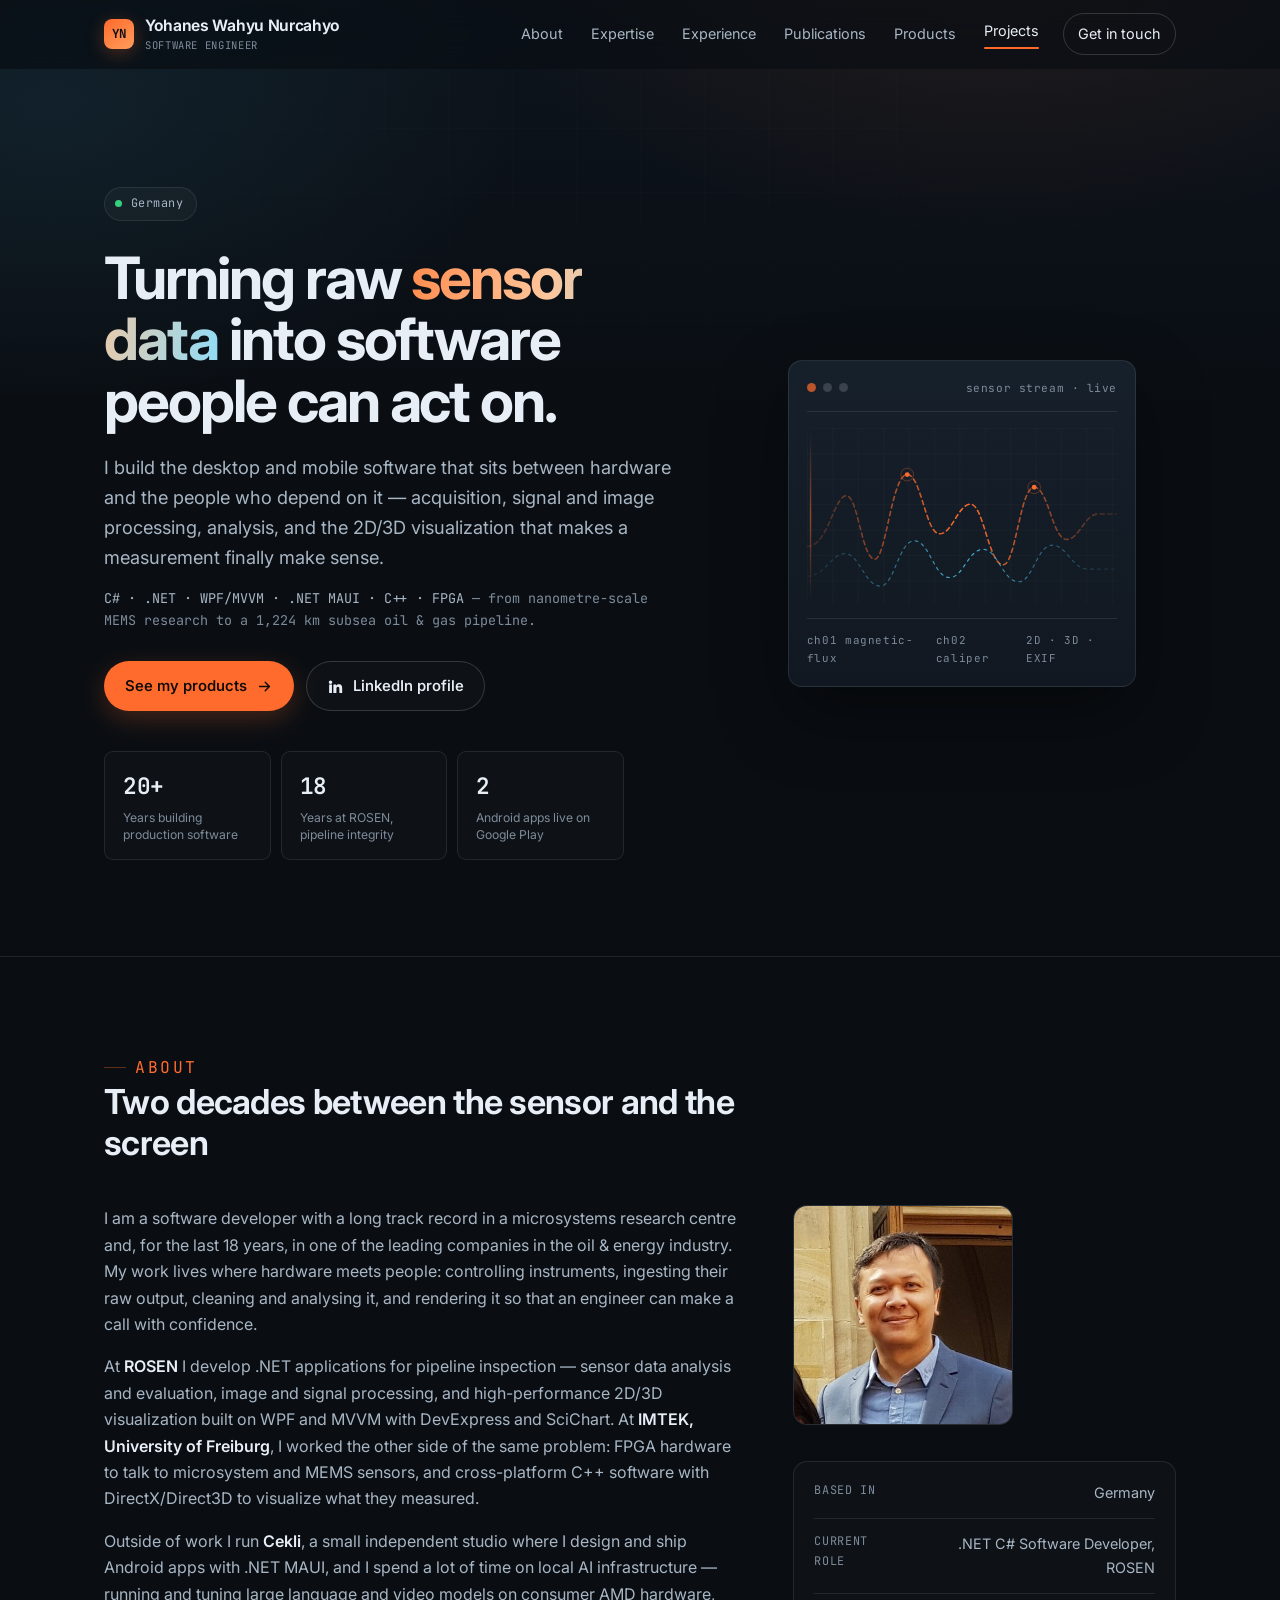
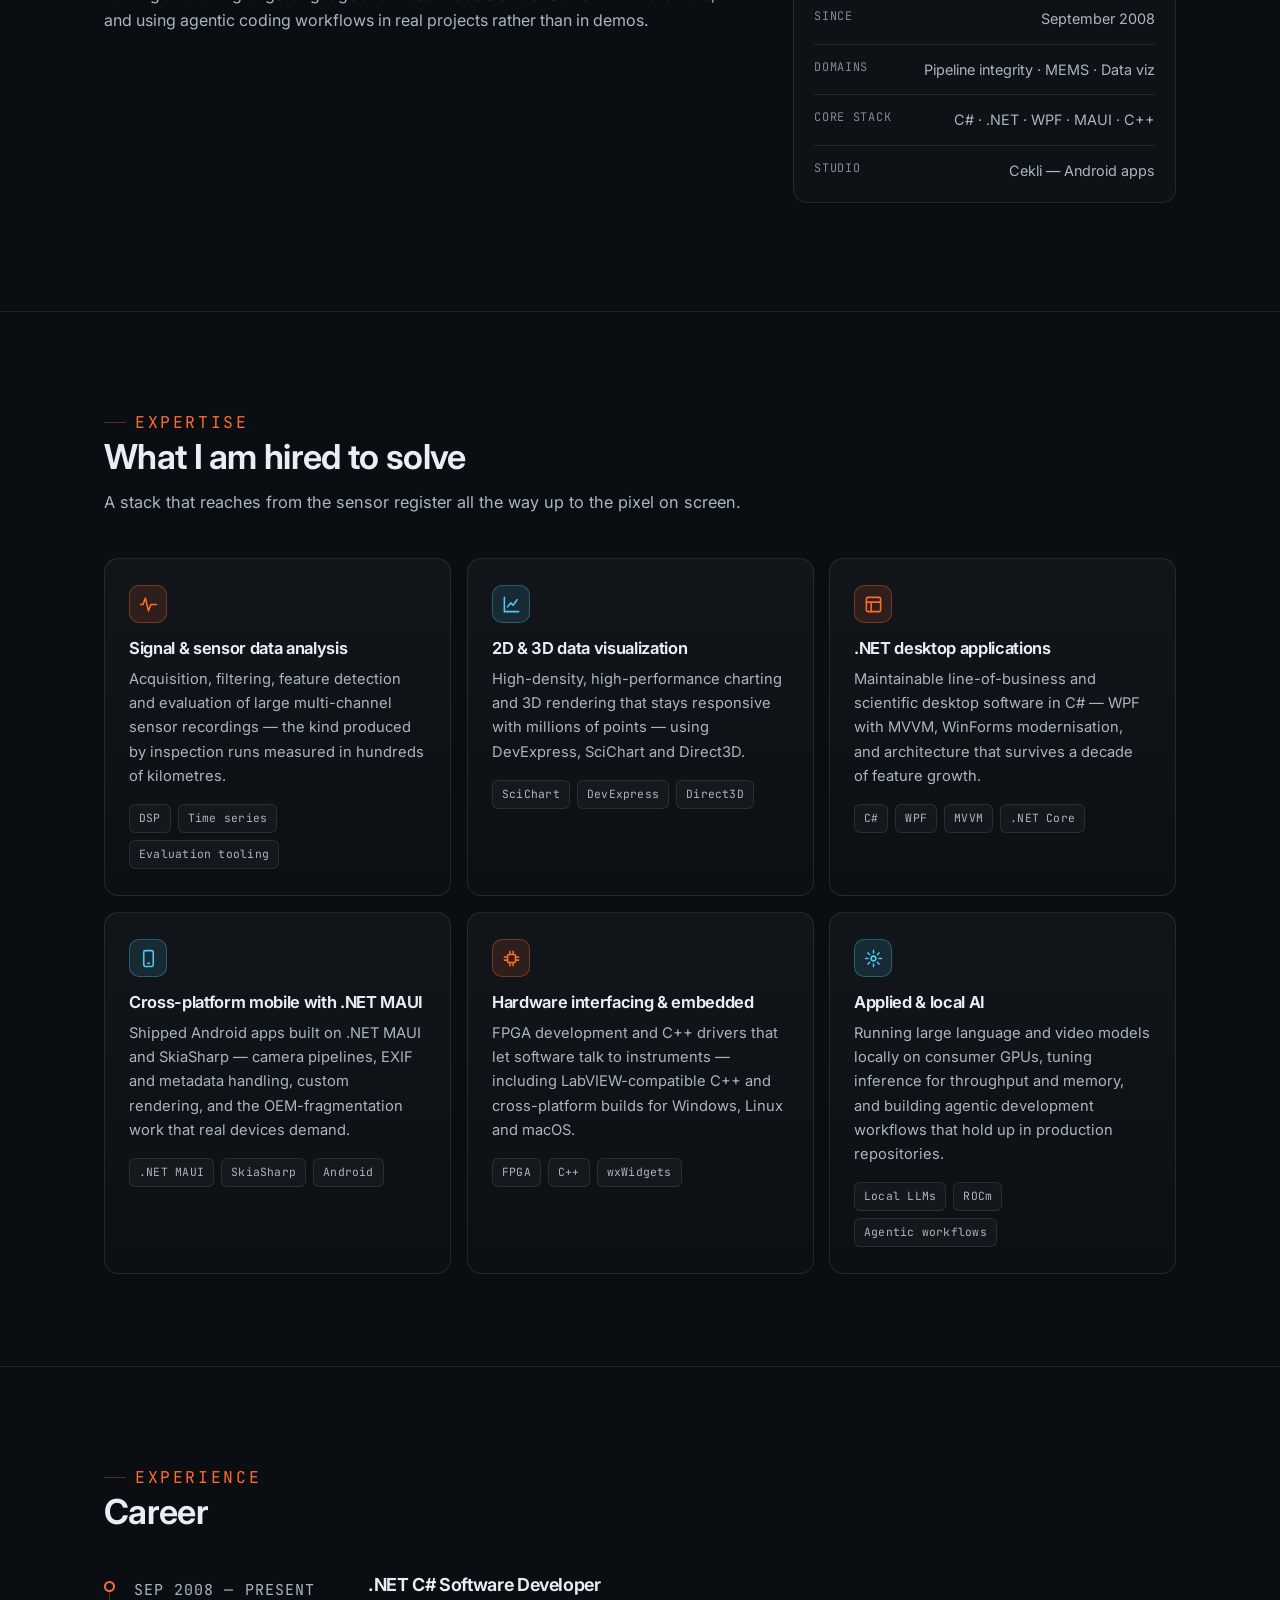
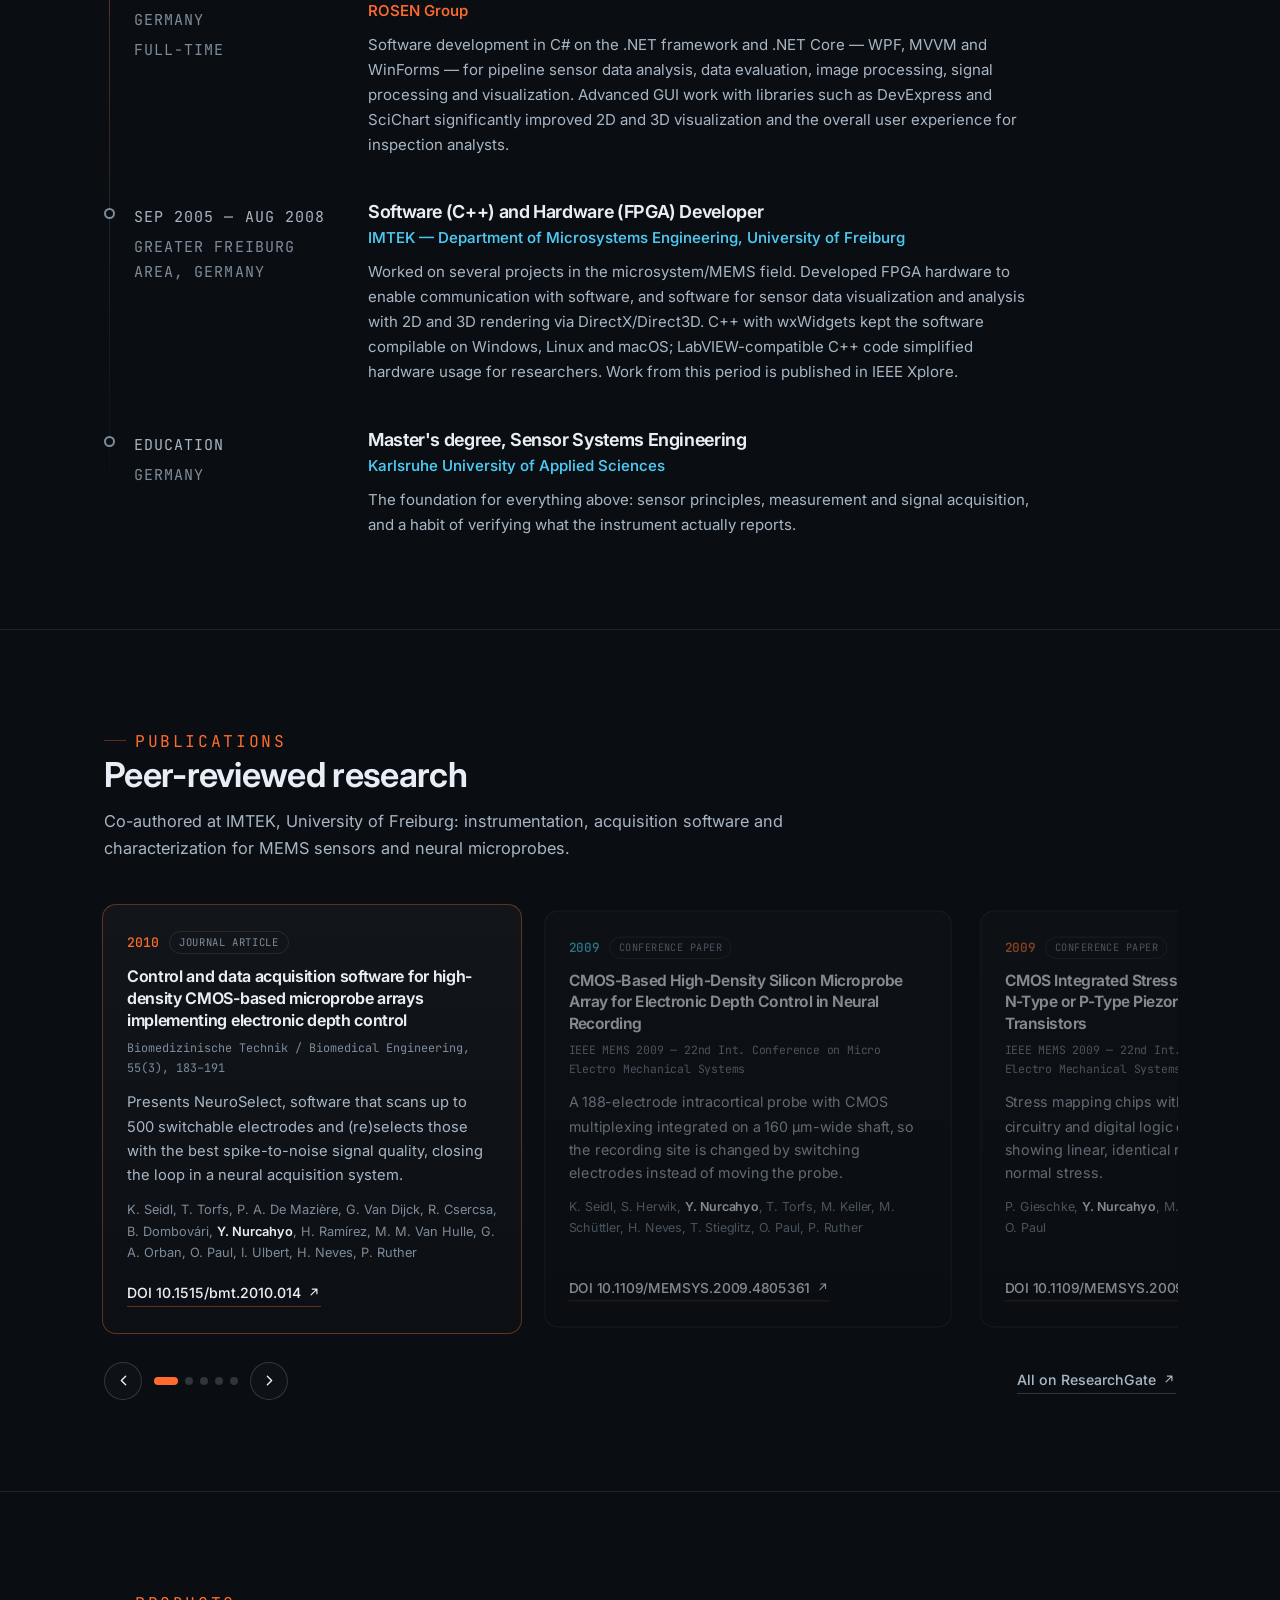
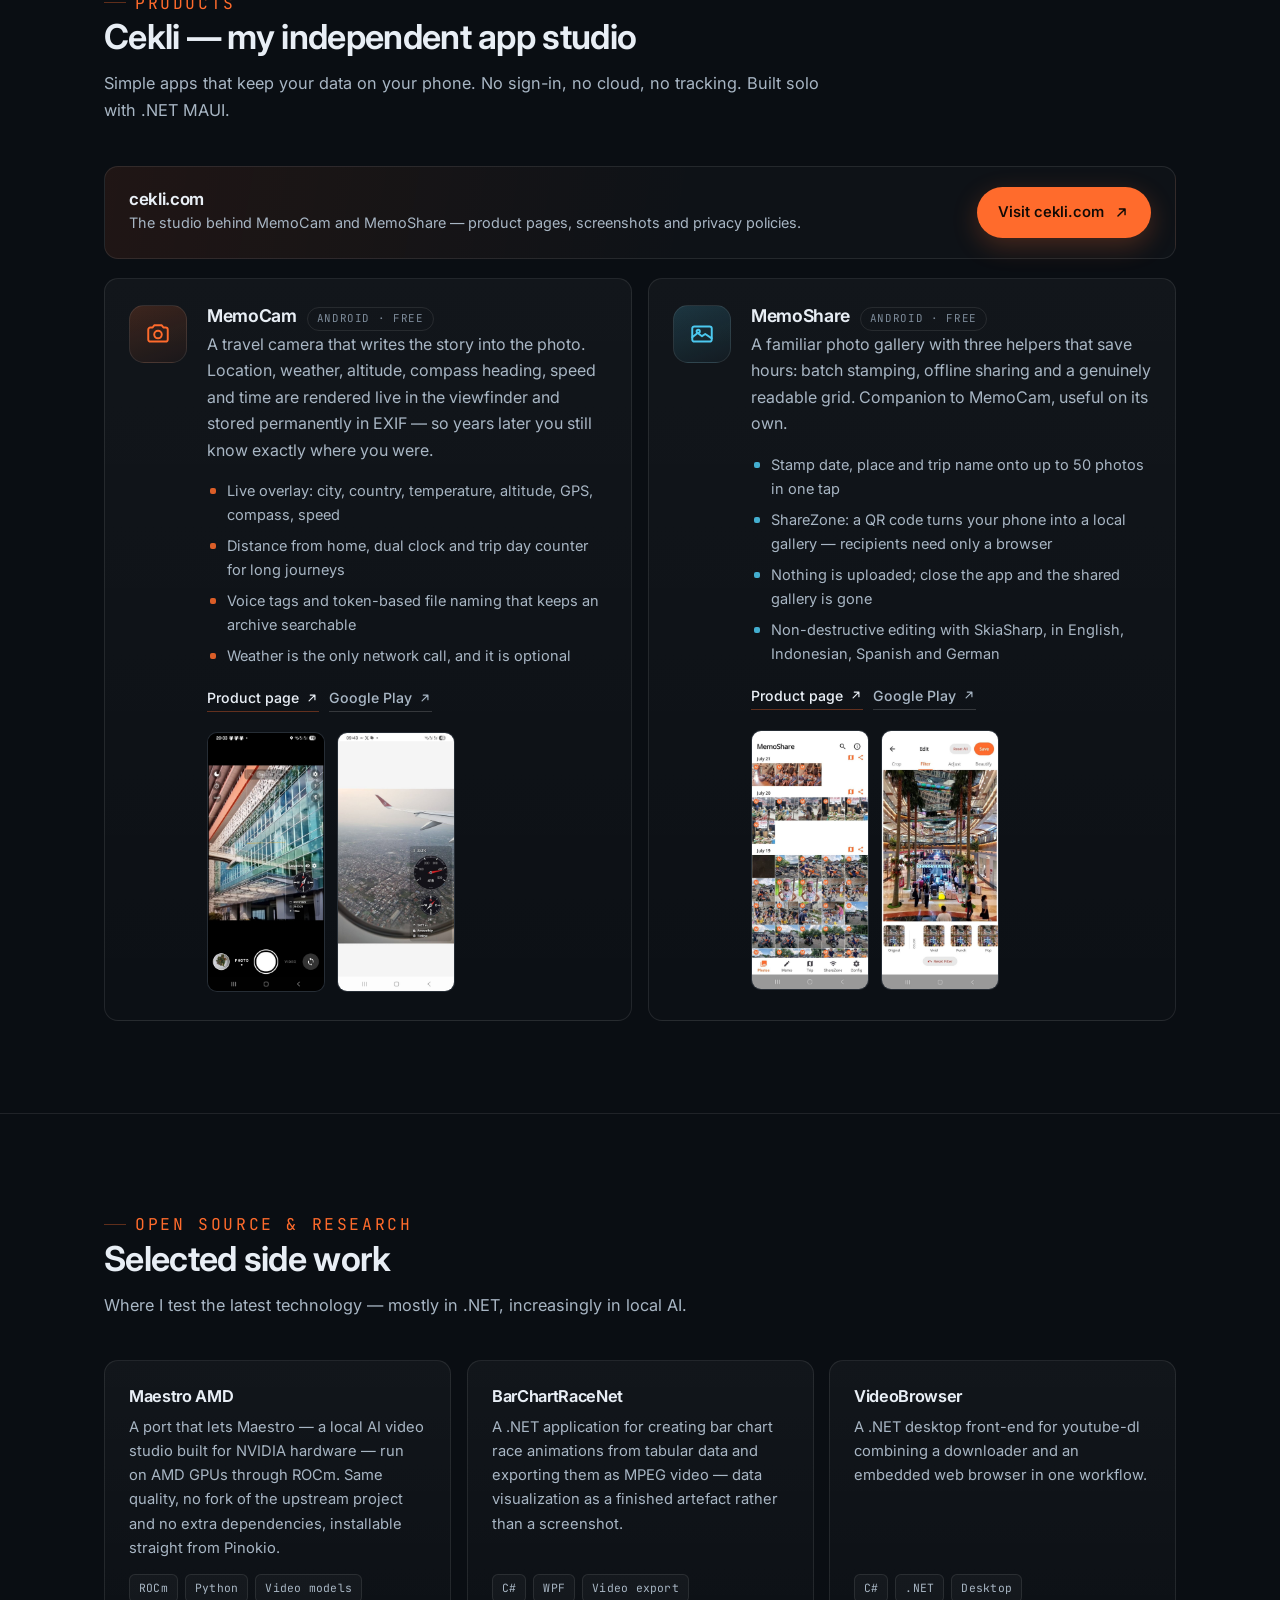
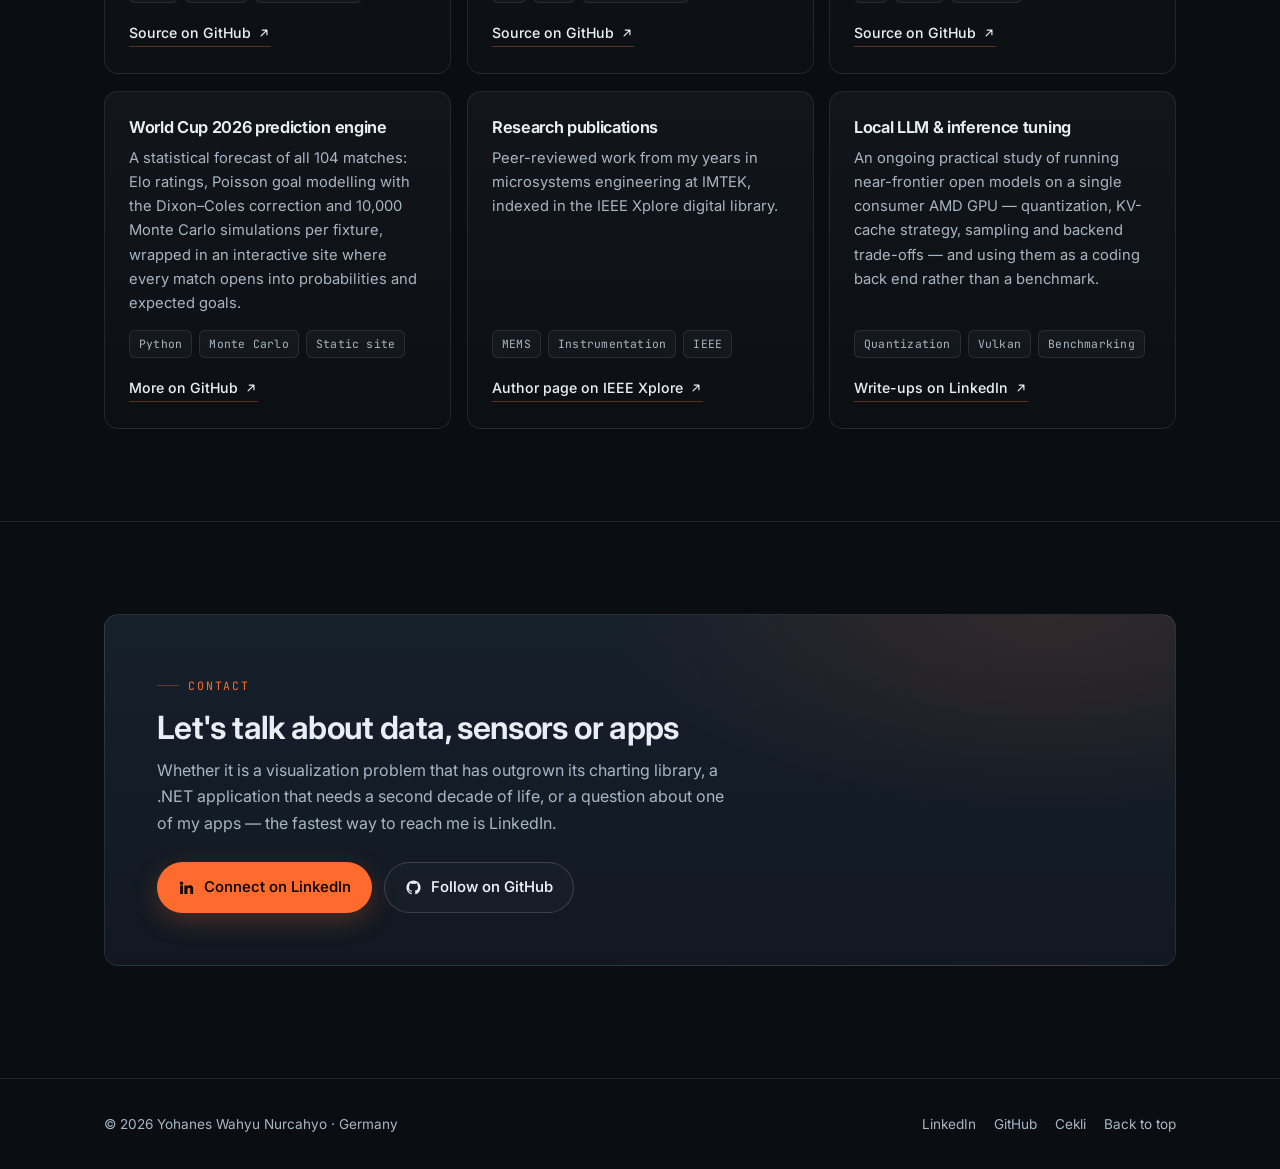
<file: docs/index.html>
<!DOCTYPE html>
<html lang="en">
<head>
<meta charset="utf-8">
<meta name="viewport" content="width=device-width, initial-scale=1">
<title>Yohanes Wahyu Nurcahyo — Software Engineer | Data Analytics &amp; Visualization</title>
<meta name="description" content="Yohanes Wahyu Nurcahyo is a software engineer in Germany, with 20+ years in sensor data analysis, signal and image processing, and 2D/3D data visualization with .NET and C#. Creator of the Cekli apps MemoCam and MemoShare.">
<meta name="author" content="Yohanes Wahyu Nurcahyo">
<meta name="theme-color" content="#0a0e13">
<link rel="canonical" href="https://yohanesnurcahyo.com/">

<meta property="og:type" content="website">
<meta property="og:site_name" content="Yohanes Wahyu Nurcahyo">
<meta property="og:title" content="Yohanes Wahyu Nurcahyo — Software Engineer">
<meta property="og:description" content="20+ years turning raw sensor data into software people can act on — from MEMS microsystems to 1,224 km subsea pipeline inspection.">
<meta property="og:url" content="https://yohanesnurcahyo.com/">
<meta name="twitter:card" content="summary_large_image">
<meta name="twitter:title" content="Yohanes Wahyu Nurcahyo — Software Engineer">
<meta name="twitter:description" content="20+ years turning raw sensor data into software people can act on.">

<link rel="icon" href="favicon.svg" type="image/svg+xml">
<link rel="apple-touch-icon" href="favicon.svg">

<link rel="preconnect" href="https://fonts.googleapis.com">
<link rel="preconnect" href="https://fonts.gstatic.com" crossorigin>
<link rel="stylesheet" href="https://fonts.googleapis.com/css2?family=Inter:wght@400;500;600;700&family=JetBrains+Mono:wght@400;500&display=swap">
<link rel="stylesheet" href="styles.css">

<script type="application/ld+json">
{
  "@context": "https://schema.org",
  "@type": "Person",
  "name": "Yohanes Wahyu Nurcahyo",
  "url": "https://yohanesnurcahyo.com/",
  "jobTitle": ".NET C# Software Developer",
  "description": "Software engineer specialising in sensor data analysis, signal and image processing, and 2D/3D data visualization.",
  "address": { "@type": "PostalAddress", "addressCountry": "DE" },
  "worksFor": { "@type": "Organization", "name": "ROSEN Group" },
  "alumniOf": [
    { "@type": "CollegeOrUniversity", "name": "Karlsruhe University of Applied Sciences" },
    { "@type": "Organization", "name": "IMTEK — Department of Microsystems Engineering, University of Freiburg" }
  ],
  "knowsAbout": ["C#", ".NET", "WPF", "MVVM", ".NET MAUI", "Signal Processing", "Digital Image Processing", "Data Visualization", "C++", "FPGA", "Local LLM inference"],
  "sameAs": [
    "https://www.linkedin.com/in/ynurcahyo/",
    "https://github.com/yoyokits",
    "https://www.cekli.com/",
    "https://ieeexplore.ieee.org/author/37831440200",
    "https://www.researchgate.net/profile/Yohanes-Nurcahyo"
  ]
}
</script>
</head>
<body>
<a class="skip-link" href="#main">Skip to content</a>

<header class="site-header" id="siteHeader">
  <div class="wrap">
    <a class="brand" href="#top" aria-label="Yohanes Wahyu Nurcahyo — home">
      <span class="brand-mark" aria-hidden="true">YN</span>
      <span class="brand-text">Yohanes Wahyu Nurcahyo<small>Software Engineer</small></span>
    </a>

    <button class="nav-toggle" id="navToggle" aria-expanded="false" aria-controls="primaryNav" aria-label="Toggle navigation">
      <span></span>
    </button>

    <nav class="nav" id="primaryNav" aria-label="Primary">
      <a href="#about">About</a>
      <a href="#expertise">Expertise</a>
      <a href="#experience">Experience</a>
      <a href="#publications">Publications</a>
      <a href="#products">Products</a>
      <a href="#projects">Projects</a>
      <a class="nav-cta" href="#contact">Get in touch</a>
    </nav>
  </div>
</header>

<main id="main">

  <!-- ===================== HERO ===================== -->
  <section class="hero" id="top">
    <div class="wrap hero-grid">
      <div>
        <p class="status"><span class="dot" aria-hidden="true"></span> Germany</p>

        <h1>Turning raw <span class="grad">sensor data</span> into software people can act on.</h1>

        <p class="hero-lede">
          I build the desktop and mobile software that sits between hardware and the people who
          depend on it — acquisition, signal and image processing, analysis, and the 2D/3D
          visualization that makes a measurement finally make sense.
        </p>

        <p class="hero-sub">
          <span>C# · .NET · WPF/MVVM · .NET MAUI · C++ · FPGA</span> — from nanometre-scale MEMS
          research to a 1,224 km subsea oil &amp; gas pipeline.
        </p>

        <div class="actions">
          <a class="btn btn-primary" href="#products">
            See my products
            <svg viewBox="0 0 24 24" fill="none" stroke="currentColor" stroke-width="2" stroke-linecap="round" stroke-linejoin="round" aria-hidden="true"><path d="M5 12h14M13 6l6 6-6 6"/></svg>
          </a>
          <a class="btn btn-ghost" href="https://www.linkedin.com/in/ynurcahyo/" target="_blank" rel="noopener">
            <svg viewBox="0 0 24 24" fill="currentColor" aria-hidden="true"><path d="M4.98 3.5a2.5 2.5 0 1 1 0 5 2.5 2.5 0 0 1 0-5zM3 9h4v12H3zM9 9h3.8v1.65h.05c.53-.95 1.83-1.95 3.77-1.95 4.03 0 4.78 2.5 4.78 5.75V21h-4v-5.6c0-1.34-.03-3.06-1.9-3.06-1.9 0-2.2 1.45-2.2 2.96V21H9z"/></svg>
            LinkedIn profile
          </a>
        </div>

        <div class="stats">
          <div class="stat"><b>20+</b><span>Years building production software</span></div>
          <div class="stat"><b>18</b><span>Years at ROSEN, pipeline integrity</span></div>
          <div class="stat"><b>2</b><span>Android apps live on Google Play</span></div>
        </div>
      </div>

      <figure class="hero-visual" aria-labelledby="visCaption">
        <div class="vis-bar" aria-hidden="true">
          <i></i><i></i><i></i>
          <em>sensor&nbsp;stream · live</em>
        </div>

        <svg class="scan" viewBox="0 0 440 250" role="img" aria-label="Stylised illustration of two sensor signal traces being scanned across a measurement grid">
          <defs>
            <linearGradient id="gTrace" x1="0" y1="0" x2="1" y2="0">
              <stop offset="0%" stop-color="#ff6b2c" stop-opacity="0.15"/>
              <stop offset="50%" stop-color="#ff6b2c"/>
              <stop offset="100%" stop-color="#ff6b2c" stop-opacity="0.15"/>
            </linearGradient>
            <linearGradient id="gTrace2" x1="0" y1="0" x2="1" y2="0">
              <stop offset="0%" stop-color="#4cc9f0" stop-opacity="0.1"/>
              <stop offset="50%" stop-color="#4cc9f0"/>
              <stop offset="100%" stop-color="#4cc9f0" stop-opacity="0.1"/>
            </linearGradient>
            <linearGradient id="gSweep" x1="0" y1="0" x2="0" y2="1">
              <stop offset="0%" stop-color="#ff6b2c" stop-opacity="0"/>
              <stop offset="50%" stop-color="#ff6b2c" stop-opacity="0.55"/>
              <stop offset="100%" stop-color="#ff6b2c" stop-opacity="0"/>
            </linearGradient>
            <pattern id="pGrid" width="36" height="36" patternUnits="userSpaceOnUse">
              <path d="M36 0H0v36" fill="none" stroke="rgba(255,255,255,0.06)" stroke-width="1"/>
            </pattern>
          </defs>

          <rect x="0" y="0" width="440" height="250" fill="url(#pGrid)" rx="8"/>

          <path class="trace-1" d="M0 168 C 30 168, 38 96, 56 96 C 72 96, 78 186, 96 186 C 112 186, 120 66, 142 66 C 162 66, 168 150, 188 150 C 206 150, 214 108, 232 108 C 250 108, 258 194, 278 194 C 296 194, 302 84, 322 84 C 342 84, 348 158, 368 158 C 386 158, 394 122, 412 122 L 440 122"
                fill="none" stroke="url(#gTrace)" stroke-width="2.2" stroke-linecap="round" stroke-dasharray="6 5"/>

          <path class="trace-2" d="M0 210 C 26 210, 34 178, 54 178 C 74 178, 82 224, 104 224 C 124 224, 130 160, 152 160 C 174 160, 180 212, 202 212 C 222 212, 228 172, 250 172 C 270 172, 278 218, 300 218 C 320 218, 326 166, 348 166 C 368 166, 376 200, 398 200 L 440 200"
                fill="none" stroke="url(#gTrace2)" stroke-width="1.6" stroke-linecap="round" stroke-dasharray="4 6" opacity="0.85"/>

          <g fill="#ff6b2c">
            <circle cx="142" cy="66" r="3.4"/><circle cx="322" cy="84" r="3.4"/>
          </g>
          <g fill="none" stroke="rgba(255,107,44,0.45)" stroke-width="1">
            <circle cx="142" cy="66" r="9"/><circle cx="322" cy="84" r="9"/>
          </g>

          <rect class="sweep" x="4" y="6" width="2" height="238" fill="url(#gSweep)"/>
        </svg>

        <figcaption id="visCaption">
          <span>ch01 magnetic-flux</span><span>ch02 caliper</span><span>2D · 3D · EXIF</span>
        </figcaption>
      </figure>
    </div>
  </section>

  <!-- ===================== ABOUT ===================== -->
  <section class="section" id="about">
    <div class="wrap">
      <div class="section-head">
        <p class="eyebrow">About</p>
        <h2>Two decades between the sensor and the screen</h2>
      </div>

      <div class="about-grid">
        <div class="about-body">
          <p>
            I am a software developer with a long track record in a microsystems research centre and,
            for the last 18 years, in one of the leading companies in the oil &amp; energy industry.
            My work lives where hardware meets people: controlling instruments, ingesting their raw
            output, cleaning and analysing it, and rendering it so that an engineer can make a call
            with confidence.
          </p>
          <p>
            At <strong>ROSEN</strong> I develop .NET applications for pipeline inspection — sensor data
            analysis and evaluation, image and signal processing, and high-performance 2D/3D
            visualization built on WPF and MVVM with DevExpress and SciChart. At
            <strong>IMTEK, University of Freiburg</strong>, I worked the other side of the same problem:
            FPGA hardware to talk to microsystem and MEMS sensors, and cross-platform C++ software with
            DirectX/Direct3D to visualize what they measured.
          </p>
          <p>
            Outside of work I run <strong>Cekli</strong>, a small independent studio where I design and
            ship Android apps with .NET MAUI, and I spend a lot of time on local AI infrastructure —
            running and tuning large language and video models on consumer AMD hardware, and using
            agentic coding workflows in real projects rather than in demos.
          </p>
        </div>

        <div class="about-side">
          <figure class="portrait">
            <img src="assets/img/portrait.jpg" alt="Portrait of Yohanes Wahyu Nurcahyo" width="400" height="400" loading="lazy">
          </figure>

          <dl class="facts">
          <div><dt>Based in</dt><dd>Germany</dd></div>
          <div><dt>Current role</dt><dd>.NET C# Software Developer, ROSEN</dd></div>
          <div><dt>Since</dt><dd>September 2008</dd></div>
          <div><dt>Domains</dt><dd>Pipeline integrity · MEMS · Data viz</dd></div>
          <div><dt>Core stack</dt><dd>C# · .NET · WPF · MAUI · C++</dd></div>
          <div><dt>Studio</dt><dd>Cekli — Android apps</dd></div>
          </dl>
        </div>
      </div>
    </div>
  </section>

  <!-- ===================== EXPERTISE ===================== -->
  <section class="section" id="expertise">
    <div class="wrap">
      <div class="section-head">
        <p class="eyebrow">Expertise</p>
        <h2>What I am hired to solve</h2>
        <p>A stack that reaches from the sensor register all the way up to the pixel on screen.</p>
      </div>

      <div class="cards">
        <article class="card reveal">
          <div class="card-icon" aria-hidden="true"><svg viewBox="0 0 24 24" fill="none" stroke="currentColor" stroke-width="2" stroke-linecap="round" stroke-linejoin="round"><path d="M2 12h3l3-8 4 16 3-8h7"/></svg></div>
          <h3>Signal &amp; sensor data analysis</h3>
          <p>Acquisition, filtering, feature detection and evaluation of large multi-channel sensor recordings — the kind produced by inspection runs measured in hundreds of kilometres.</p>
          <div class="tags"><span class="tag">DSP</span><span class="tag">Time series</span><span class="tag">Evaluation tooling</span></div>
        </article>

        <article class="card alt reveal">
          <div class="card-icon" aria-hidden="true"><svg viewBox="0 0 24 24" fill="none" stroke="currentColor" stroke-width="2" stroke-linecap="round" stroke-linejoin="round"><path d="M3 3v18h18"/><path d="M7 15l4-5 3 3 5-7"/></svg></div>
          <h3>2D &amp; 3D data visualization</h3>
          <p>High-density, high-performance charting and 3D rendering that stays responsive with millions of points — using DevExpress, SciChart and Direct3D.</p>
          <div class="tags"><span class="tag">SciChart</span><span class="tag">DevExpress</span><span class="tag">Direct3D</span></div>
        </article>

        <article class="card reveal">
          <div class="card-icon" aria-hidden="true"><svg viewBox="0 0 24 24" fill="none" stroke="currentColor" stroke-width="2" stroke-linecap="round" stroke-linejoin="round"><rect x="3" y="3" width="18" height="18" rx="2"/><path d="M3 9h18M9 21V9"/></svg></div>
          <h3>.NET desktop applications</h3>
          <p>Maintainable line-of-business and scientific desktop software in C# — WPF with MVVM, WinForms modernisation, and architecture that survives a decade of feature growth.</p>
          <div class="tags"><span class="tag">C#</span><span class="tag">WPF</span><span class="tag">MVVM</span><span class="tag">.NET Core</span></div>
        </article>

        <article class="card alt reveal">
          <div class="card-icon" aria-hidden="true"><svg viewBox="0 0 24 24" fill="none" stroke="currentColor" stroke-width="2" stroke-linecap="round" stroke-linejoin="round"><rect x="6" y="2" width="12" height="20" rx="2"/><path d="M11 18h2"/></svg></div>
          <h3>Cross-platform mobile with .NET MAUI</h3>
          <p>Shipped Android apps built on .NET MAUI and SkiaSharp — camera pipelines, EXIF and metadata handling, custom rendering, and the OEM-fragmentation work that real devices demand.</p>
          <div class="tags"><span class="tag">.NET MAUI</span><span class="tag">SkiaSharp</span><span class="tag">Android</span></div>
        </article>

        <article class="card reveal">
          <div class="card-icon" aria-hidden="true"><svg viewBox="0 0 24 24" fill="none" stroke="currentColor" stroke-width="2" stroke-linecap="round" stroke-linejoin="round"><rect x="7" y="7" width="10" height="10" rx="1.5"/><path d="M10 3v4M14 3v4M10 17v4M14 17v4M3 10h4M3 14h4M17 10h4M17 14h4"/></svg></div>
          <h3>Hardware interfacing &amp; embedded</h3>
          <p>FPGA development and C++ drivers that let software talk to instruments — including LabVIEW-compatible C++ and cross-platform builds for Windows, Linux and macOS.</p>
          <div class="tags"><span class="tag">FPGA</span><span class="tag">C++</span><span class="tag">wxWidgets</span></div>
        </article>

        <article class="card alt reveal">
          <div class="card-icon" aria-hidden="true"><svg viewBox="0 0 24 24" fill="none" stroke="currentColor" stroke-width="2" stroke-linecap="round" stroke-linejoin="round"><circle cx="12" cy="12" r="3"/><path d="M12 2v3M12 19v3M2 12h3M19 12h3M5 5l2 2M17 17l2 2M19 5l-2 2M7 17l-2 2"/></svg></div>
          <h3>Applied &amp; local AI</h3>
          <p>Running large language and video models locally on consumer GPUs, tuning inference for throughput and memory, and building agentic development workflows that hold up in production repositories.</p>
          <div class="tags"><span class="tag">Local LLMs</span><span class="tag">ROCm</span><span class="tag">Agentic workflows</span></div>
        </article>
      </div>
    </div>
  </section>

  <!-- ===================== EXPERIENCE ===================== -->
  <section class="section" id="experience">
    <div class="wrap">
      <div class="section-head">
        <p class="eyebrow">Experience</p>
        <h2>Career</h2>
      </div>

      <div class="timeline">
        <article class="tl-item reveal">
          <p class="tl-meta"><span>Sep 2008 — Present</span><span>Germany</span><span>Full-time</span></p>
          <div class="tl-body">
            <h3>.NET C# Software Developer</h3>
            <p class="tl-org">ROSEN Group</p>
            <p>
              Software development in C# on the .NET framework and .NET Core — WPF, MVVM and WinForms —
              for pipeline sensor data analysis, data evaluation, image processing, signal processing and
              visualization. Advanced GUI work with libraries such as DevExpress and SciChart significantly
              improved 2D and 3D visualization and the overall user experience for inspection analysts.
            </p>
          </div>
        </article>

        <article class="tl-item past reveal">
          <p class="tl-meta"><span>Sep 2005 — Aug 2008</span><span>Greater Freiburg Area, Germany</span></p>
          <div class="tl-body">
            <h3>Software (C++) and Hardware (FPGA) Developer</h3>
            <p class="tl-org">IMTEK — Department of Microsystems Engineering, University of Freiburg</p>
            <p>
              Worked on several projects in the microsystem/MEMS field. Developed FPGA hardware to enable
              communication with software, and software for sensor data visualization and analysis with 2D
              and 3D rendering via DirectX/Direct3D. C++ with wxWidgets kept the software compilable on
              Windows, Linux and macOS; LabVIEW-compatible C++ code simplified hardware usage for
              researchers. Work from this period is published in IEEE Xplore.
            </p>
          </div>
        </article>

        <article class="tl-item past reveal">
          <p class="tl-meta"><span>Education</span><span>Germany</span></p>
          <div class="tl-body">
            <h3>Master's degree, Sensor Systems Engineering</h3>
            <p class="tl-org">Karlsruhe University of Applied Sciences</p>
            <p>The foundation for everything above: sensor principles, measurement and signal acquisition, and a habit of verifying what the instrument actually reports.</p>
          </div>
        </article>
      </div>
    </div>
  </section>

  <!-- ===================== PUBLICATIONS ===================== -->
  <section class="section" id="publications">
    <div class="wrap">
      <div class="section-head">
        <p class="eyebrow">Publications</p>
        <h2>Peer-reviewed research</h2>
        <p>Co-authored at IMTEK, University of Freiburg: instrumentation, acquisition software and characterization for MEMS sensors and neural microprobes.</p>
      </div>

      <div class="pub-carousel reveal" data-carousel aria-roledescription="carousel" aria-label="Publications">
        <div class="pub-track" data-carousel-track tabindex="0">
          <article class="card pub">
            <p class="pub-meta"><span class="pub-year">2010</span><span class="pill">Journal article</span></p>
            <h3>Control and data acquisition software for high-density CMOS-based microprobe arrays implementing electronic depth control</h3>
            <p class="pub-venue">Biomedizinische Technik / Biomedical Engineering, 55(3), 183–191</p>
            <p>Presents NeuroSelect, software that scans up to 500 switchable electrodes and (re)selects those with the best spike-to-noise signal quality, closing the loop in a neural acquisition system.</p>
            <p class="pub-authors">K. Seidl, T. Torfs, P. A. De Mazière, G. Van Dijck, R. Csercsa, B. Dombovári, <b>Y. Nurcahyo</b>, H. Ramírez, M. M. Van Hulle, G. A. Orban, O. Paul, I. Ulbert, H. Neves, P. Ruther</p>
            <div class="proj-link"><a class="link-inline" href="https://doi.org/10.1515/bmt.2010.014" target="_blank" rel="noopener">DOI 10.1515/bmt.2010.014
              <svg viewBox="0 0 24 24" fill="none" stroke="currentColor" stroke-width="2" stroke-linecap="round" stroke-linejoin="round" aria-hidden="true"><path d="M7 17 17 7M9 7h8v8"/></svg></a></div>
          </article>

          <article class="card pub alt">
            <p class="pub-meta"><span class="pub-year">2009</span><span class="pill">Conference paper</span></p>
            <h3>CMOS-Based High-Density Silicon Microprobe Array for Electronic Depth Control in Neural Recording</h3>
            <p class="pub-venue">IEEE MEMS 2009 — 22nd Int. Conference on Micro Electro Mechanical Systems</p>
            <p>A 188-electrode intracortical probe with CMOS multiplexing integrated on a 160 µm-wide shaft, so the recording site is changed by switching electrodes instead of moving the probe.</p>
            <p class="pub-authors">K. Seidl, S. Herwik, <b>Y. Nurcahyo</b>, T. Torfs, M. Keller, M. Schüttler, H. Neves, T. Stieglitz, O. Paul, P. Ruther</p>
            <div class="proj-link"><a class="link-inline" href="https://doi.org/10.1109/MEMSYS.2009.4805361" target="_blank" rel="noopener">DOI 10.1109/MEMSYS.2009.4805361
              <svg viewBox="0 0 24 24" fill="none" stroke="currentColor" stroke-width="2" stroke-linecap="round" stroke-linejoin="round" aria-hidden="true"><path d="M7 17 17 7M9 7h8v8"/></svg></a></div>
          </article>

          <article class="card pub">
            <p class="pub-meta"><span class="pub-year">2009</span><span class="pill">Conference paper</span></p>
            <h3>CMOS Integrated Stress Mapping Chips with 32 N-Type or P-Type Piezoresistive Field Effect Transistors</h3>
            <p class="pub-venue">IEEE MEMS 2009 — 22nd Int. Conference on Micro Electro Mechanical Systems</p>
            <p>Stress mapping chips with 32 piezo-FETs, analog circuitry and digital logic on a 2.5 × 2 mm² die, all showing linear, identical responses to shear and normal stress.</p>
            <p class="pub-authors">P. Gieschke, <b>Y. Nurcahyo</b>, M. Herrmann, M. Kuhl, P. Ruther, O. Paul</p>
            <div class="proj-link"><a class="link-inline" href="https://doi.org/10.1109/MEMSYS.2009.4805496" target="_blank" rel="noopener">DOI 10.1109/MEMSYS.2009.4805496
              <svg viewBox="0 0 24 24" fill="none" stroke="currentColor" stroke-width="2" stroke-linecap="round" stroke-linejoin="round" aria-hidden="true"><path d="M7 17 17 7M9 7h8v8"/></svg></a></div>
          </article>

          <article class="card pub alt">
            <p class="pub-meta"><span class="pub-year">2008</span><span class="pill">Conference paper</span></p>
            <h3>Design and characterization of in-plane silicon stress sensors with isotropic sensitivity</h3>
            <p class="pub-venue">IEEE Sensors 2008</p>
            <p>CMOS stress sensors built from eight-contact n-well resistors with equal sensitivity to both in-plane shear components, characterized with four-point bending and a new torsional bridge setup.</p>
            <p class="pub-authors">M. Herrmann, P. Gieschke, <b>Y. Nurcahyo</b>, Z. Liu, J. G. Korvink, P. Ruther, O. Paul</p>
            <div class="proj-link"><a class="link-inline" href="https://doi.org/10.1109/ICSENS.2008.4716738" target="_blank" rel="noopener">DOI 10.1109/ICSENS.2008.4716738
              <svg viewBox="0 0 24 24" fill="none" stroke="currentColor" stroke-width="2" stroke-linecap="round" stroke-linejoin="round" aria-hidden="true"><path d="M7 17 17 7M9 7h8v8"/></svg></a></div>
          </article>

          <article class="card pub">
            <p class="pub-meta"><span class="pub-year">2007</span><span class="pill">Conference paper</span></p>
            <h3>Mechanical characterization of silicon nitride thin-films using microtensile specimens with integrated 2D diffraction gratings</h3>
            <p class="pub-venue">IEEE MEMS 2007 — 20th Int. Conference on Micro Electro Mechanical Systems</p>
            <p>Real-time optical strain measurement from diffraction patterns of gratings built into SiN<sub>x</sub> tensile specimens, to extract Young's modulus, Poisson's ratio and fracture strength.</p>
            <p class="pub-authors">J. Gaspar, <b>Y. Nurcahyo</b>, P. Ruther, O. Paul</p>
            <div class="proj-link"><a class="link-inline" href="https://doi.org/10.1109/MEMSYS.2007.4432964" target="_blank" rel="noopener">DOI 10.1109/MEMSYS.2007.4432964
              <svg viewBox="0 0 24 24" fill="none" stroke="currentColor" stroke-width="2" stroke-linecap="round" stroke-linejoin="round" aria-hidden="true"><path d="M7 17 17 7M9 7h8v8"/></svg></a></div>
          </article>
        </div>

        <div class="pub-controls">
          <button type="button" class="pub-btn" data-carousel-prev aria-label="Previous publication">
            <svg viewBox="0 0 24 24" fill="none" stroke="currentColor" stroke-width="2" stroke-linecap="round" stroke-linejoin="round" aria-hidden="true"><path d="M15 6l-6 6 6 6"/></svg>
          </button>
          <div class="pub-dots" data-carousel-dots></div>
          <button type="button" class="pub-btn" data-carousel-next aria-label="Next publication">
            <svg viewBox="0 0 24 24" fill="none" stroke="currentColor" stroke-width="2" stroke-linecap="round" stroke-linejoin="round" aria-hidden="true"><path d="M9 6l6 6-6 6"/></svg>
          </button>
          <a class="link-inline link-muted pub-more" href="https://www.researchgate.net/profile/Yohanes-Nurcahyo" target="_blank" rel="noopener">All on ResearchGate
            <svg viewBox="0 0 24 24" fill="none" stroke="currentColor" stroke-width="2" stroke-linecap="round" stroke-linejoin="round" aria-hidden="true"><path d="M7 17 17 7M9 7h8v8"/></svg></a>
        </div>
      </div>
    </div>
  </section>

  <!-- ===================== PRODUCTS ===================== -->
  <section class="section" id="products">
    <div class="wrap">
      <div class="section-head">
        <p class="eyebrow">Products</p>
        <h2>Cekli — my independent app studio</h2>
        <p>Simple apps that keep your data on your phone. No sign-in, no cloud, no tracking. Built solo with .NET MAUI.</p>
      </div>

      <div class="studio-bar reveal">
        <div>
          <h3>cekli.com</h3>
          <p>The studio behind MemoCam and MemoShare — product pages, screenshots and privacy policies.</p>
        </div>
        <a class="btn btn-primary" href="https://www.cekli.com" target="_blank" rel="noopener">
          Visit cekli.com
          <svg viewBox="0 0 24 24" fill="none" stroke="currentColor" stroke-width="2" stroke-linecap="round" stroke-linejoin="round" aria-hidden="true"><path d="M7 17 17 7M9 7h8v8"/></svg>
        </a>
      </div>

      <div class="cards">
        <article class="product reveal">
          <div class="p-icon" aria-hidden="true">
            <svg viewBox="0 0 24 24" fill="none" stroke="currentColor" stroke-width="1.8" stroke-linecap="round" stroke-linejoin="round"><path d="M3 8a2 2 0 0 1 2-2h2l1.5-2h7L17 6h2a2 2 0 0 1 2 2v9a2 2 0 0 1-2 2H5a2 2 0 0 1-2-2z"/><circle cx="12" cy="12.5" r="3.5"/></svg>
          </div>
          <div>
            <div class="p-title">
              <h3>MemoCam</h3>
              <span class="pill">Android · Free</span>
            </div>
            <p>A travel camera that writes the story into the photo. Location, weather, altitude, compass heading, speed and time are rendered live in the viewfinder and stored permanently in EXIF — so years later you still know exactly where you were.</p>
            <ul>
              <li>Live overlay: city, country, temperature, altitude, GPS, compass, speed</li>
              <li>Distance from home, dual clock and trip day counter for long journeys</li>
              <li>Voice tags and token-based file naming that keeps an archive searchable</li>
              <li>Weather is the only network call, and it is optional</li>
            </ul>
            <div class="p-links">
              <a class="link-inline" href="https://cekli.com/memocam/index.html" target="_blank" rel="noopener">Product page
                <svg viewBox="0 0 24 24" fill="none" stroke="currentColor" stroke-width="2" stroke-linecap="round" stroke-linejoin="round" aria-hidden="true"><path d="M7 17 17 7M9 7h8v8"/></svg></a>
              <a class="link-inline link-muted" href="https://play.google.com/store/apps/details?id=com.cekli.memocam" target="_blank" rel="noopener">Google Play
                <svg viewBox="0 0 24 24" fill="none" stroke="currentColor" stroke-width="2" stroke-linecap="round" stroke-linejoin="round" aria-hidden="true"><path d="M7 17 17 7M9 7h8v8"/></svg></a>
            </div>
            <div class="shots">
              <img src="assets/img/memocam-1.jpg" alt="MemoCam viewfinder with live location, compass and date overlay" loading="lazy">
              <img src="assets/img/memocam-2.jpg" alt="MemoCam overlay showing speed, altitude and compass while travelling" loading="lazy">
            </div>
          </div>
        </article>

        <article class="product cyan reveal">
          <div class="p-icon" aria-hidden="true">
            <svg viewBox="0 0 24 24" fill="none" stroke="currentColor" stroke-width="1.8" stroke-linecap="round" stroke-linejoin="round"><rect x="3" y="5" width="18" height="14" rx="2"/><path d="m3 15 5-4 4 3 3-2 6 4"/><circle cx="8.5" cy="9.5" r="1.5"/></svg>
          </div>
          <div>
            <div class="p-title">
              <h3>MemoShare</h3>
              <span class="pill">Android · Free</span>
            </div>
            <p>A familiar photo gallery with three helpers that save hours: batch stamping, offline sharing and a genuinely readable grid. Companion to MemoCam, useful on its own.</p>
            <ul>
              <li>Stamp date, place and trip name onto up to 50 photos in one tap</li>
              <li>ShareZone: a QR code turns your phone into a local gallery — recipients need only a browser</li>
              <li>Nothing is uploaded; close the app and the shared gallery is gone</li>
              <li>Non-destructive editing with SkiaSharp, in English, Indonesian, Spanish and German</li>
            </ul>
            <div class="p-links">
              <a class="link-inline" href="https://cekli.com/memoshare/index.html" target="_blank" rel="noopener">Product page
                <svg viewBox="0 0 24 24" fill="none" stroke="currentColor" stroke-width="2" stroke-linecap="round" stroke-linejoin="round" aria-hidden="true"><path d="M7 17 17 7M9 7h8v8"/></svg></a>
              <a class="link-inline link-muted" href="https://play.google.com/store/apps/details?id=com.cekli.memoshare" target="_blank" rel="noopener">Google Play
                <svg viewBox="0 0 24 24" fill="none" stroke="currentColor" stroke-width="2" stroke-linecap="round" stroke-linejoin="round" aria-hidden="true"><path d="M7 17 17 7M9 7h8v8"/></svg></a>
            </div>
            <div class="shots">
              <img src="assets/img/memoshare-1.jpg" alt="MemoShare gallery grid grouped by day" loading="lazy">
              <img src="assets/img/memoshare-2.jpg" alt="MemoShare photo editor with filter presets" loading="lazy">
            </div>
          </div>
        </article>
      </div>
    </div>
  </section>

  <!-- ===================== PROJECTS ===================== -->
  <section class="section" id="projects">
    <div class="wrap">
      <div class="section-head">
        <p class="eyebrow">Open source &amp; research</p>
        <h2>Selected side work</h2>
        <p>Where I test the latest technology — mostly in .NET, increasingly in local AI.</p>
      </div>

      <div class="cards">
        <article class="card proj reveal">
          <h3>Maestro AMD</h3>
          <p>A port that lets Maestro — a local AI video studio built for NVIDIA hardware — run on AMD GPUs through ROCm. Same quality, no fork of the upstream project and no extra dependencies, installable straight from Pinokio.</p>
          <div class="tags"><span class="tag">ROCm</span><span class="tag">Python</span><span class="tag">Video models</span></div>
          <div class="proj-link"><a class="link-inline" href="https://github.com/yoyokits/maestro-amd" target="_blank" rel="noopener">Source on GitHub
            <svg viewBox="0 0 24 24" fill="none" stroke="currentColor" stroke-width="2" stroke-linecap="round" stroke-linejoin="round" aria-hidden="true"><path d="M7 17 17 7M9 7h8v8"/></svg></a></div>
        </article>

        <article class="card proj alt reveal">
          <h3>BarChartRaceNet</h3>
          <p>A .NET application for creating bar chart race animations from tabular data and exporting them as MPEG video — data visualization as a finished artefact rather than a screenshot.</p>
          <div class="tags"><span class="tag">C#</span><span class="tag">WPF</span><span class="tag">Video export</span></div>
          <div class="proj-link"><a class="link-inline" href="https://github.com/yoyokits/BarChartRaceNet" target="_blank" rel="noopener">Source on GitHub
            <svg viewBox="0 0 24 24" fill="none" stroke="currentColor" stroke-width="2" stroke-linecap="round" stroke-linejoin="round" aria-hidden="true"><path d="M7 17 17 7M9 7h8v8"/></svg></a></div>
        </article>

        <article class="card proj reveal">
          <h3>VideoBrowser</h3>
          <p>A .NET desktop front-end for youtube-dl combining a downloader and an embedded web browser in one workflow.</p>
          <div class="tags"><span class="tag">C#</span><span class="tag">.NET</span><span class="tag">Desktop</span></div>
          <div class="proj-link"><a class="link-inline" href="https://github.com/yoyokits/VideoBrowser" target="_blank" rel="noopener">Source on GitHub
            <svg viewBox="0 0 24 24" fill="none" stroke="currentColor" stroke-width="2" stroke-linecap="round" stroke-linejoin="round" aria-hidden="true"><path d="M7 17 17 7M9 7h8v8"/></svg></a></div>
        </article>

        <article class="card proj alt reveal">
          <h3>World Cup 2026 prediction engine</h3>
          <p>A statistical forecast of all 104 matches: Elo ratings, Poisson goal modelling with the Dixon–Coles correction and 10,000 Monte Carlo simulations per fixture, wrapped in an interactive site where every match opens into probabilities and expected goals.</p>
          <div class="tags"><span class="tag">Python</span><span class="tag">Monte Carlo</span><span class="tag">Static site</span></div>
          <div class="proj-link"><a class="link-inline" href="https://github.com/yoyokits" target="_blank" rel="noopener">More on GitHub
            <svg viewBox="0 0 24 24" fill="none" stroke="currentColor" stroke-width="2" stroke-linecap="round" stroke-linejoin="round" aria-hidden="true"><path d="M7 17 17 7M9 7h8v8"/></svg></a></div>
        </article>

        <article class="card proj reveal">
          <h3>Research publications</h3>
          <p>Peer-reviewed work from my years in microsystems engineering at IMTEK, indexed in the IEEE Xplore digital library.</p>
          <div class="tags"><span class="tag">MEMS</span><span class="tag">Instrumentation</span><span class="tag">IEEE</span></div>
          <div class="proj-link"><a class="link-inline" href="https://ieeexplore.ieee.org/author/37831440200" target="_blank" rel="noopener">Author page on IEEE Xplore
            <svg viewBox="0 0 24 24" fill="none" stroke="currentColor" stroke-width="2" stroke-linecap="round" stroke-linejoin="round" aria-hidden="true"><path d="M7 17 17 7M9 7h8v8"/></svg></a></div>
        </article>

        <article class="card proj alt reveal">
          <h3>Local LLM &amp; inference tuning</h3>
          <p>An ongoing practical study of running near-frontier open models on a single consumer AMD GPU — quantization, KV-cache strategy, sampling and backend trade-offs — and using them as a coding back end rather than a benchmark.</p>
          <div class="tags"><span class="tag">Quantization</span><span class="tag">Vulkan</span><span class="tag">Benchmarking</span></div>
          <div class="proj-link"><a class="link-inline" href="https://www.linkedin.com/in/ynurcahyo/recent-activity/all/" target="_blank" rel="noopener">Write-ups on LinkedIn
            <svg viewBox="0 0 24 24" fill="none" stroke="currentColor" stroke-width="2" stroke-linecap="round" stroke-linejoin="round" aria-hidden="true"><path d="M7 17 17 7M9 7h8v8"/></svg></a></div>
        </article>
      </div>
    </div>
  </section>

  <!-- ===================== CONTACT ===================== -->
  <section class="section" id="contact">
    <div class="wrap">
      <div class="contact-panel reveal">
        <p class="eyebrow">Contact</p>
        <h2>Let's talk about data, sensors or apps</h2>
        <p>
          Whether it is a visualization problem that has outgrown its charting library, a .NET
          application that needs a second decade of life, or a question about one of my apps — the
          fastest way to reach me is LinkedIn.
        </p>
        <div class="contact-links">
          <a class="btn btn-primary" href="https://www.linkedin.com/in/ynurcahyo/" target="_blank" rel="noopener">
            <svg viewBox="0 0 24 24" fill="currentColor" aria-hidden="true"><path d="M4.98 3.5a2.5 2.5 0 1 1 0 5 2.5 2.5 0 0 1 0-5zM3 9h4v12H3zM9 9h3.8v1.65h.05c.53-.95 1.83-1.95 3.77-1.95 4.03 0 4.78 2.5 4.78 5.75V21h-4v-5.6c0-1.34-.03-3.06-1.9-3.06-1.9 0-2.2 1.45-2.2 2.96V21H9z"/></svg>
            Connect on LinkedIn
          </a>
          <a class="btn btn-ghost" href="https://github.com/yoyokits" target="_blank" rel="noopener">
            <svg viewBox="0 0 24 24" fill="currentColor" aria-hidden="true"><path d="M12 2a10 10 0 0 0-3.16 19.49c.5.09.68-.22.68-.48l-.01-1.7c-2.78.6-3.37-1.34-3.37-1.34-.45-1.16-1.11-1.47-1.11-1.47-.91-.62.07-.6.07-.6 1 .07 1.53 1.03 1.53 1.03.89 1.53 2.34 1.09 2.91.83.09-.65.35-1.09.63-1.34-2.22-.25-4.56-1.11-4.56-4.94 0-1.09.39-1.98 1.03-2.68-.1-.25-.45-1.27.1-2.65 0 0 .84-.27 2.75 1.02a9.5 9.5 0 0 1 5 0c1.91-1.29 2.75-1.02 2.75-1.02.55 1.38.2 2.4.1 2.65.64.7 1.03 1.59 1.03 2.68 0 3.84-2.34 4.68-4.57 4.93.36.31.68.92.68 1.85l-.01 2.75c0 .27.18.58.69.48A10 10 0 0 0 12 2z"/></svg>
            Follow on GitHub
          </a>
        </div>
      </div>
    </div>
  </section>

</main>

<footer class="site-footer">
  <div class="wrap">
    <p style="margin:0">© <span id="year">2026</span> Yohanes Wahyu Nurcahyo · Germany</p>
    <nav class="footer-links" aria-label="Footer">
      <a href="https://www.linkedin.com/in/ynurcahyo/" target="_blank" rel="noopener">LinkedIn</a>
      <a href="https://github.com/yoyokits" target="_blank" rel="noopener">GitHub</a>
      <a href="https://www.cekli.com" target="_blank" rel="noopener">Cekli</a>
      <a href="#top">Back to top</a>
    </nav>
  </div>
</footer>

<script src="main.js" defer></script>
</body>
</html>
</file>
<file: docs/styles.css>
/* ==========================================================================
   yohanesnurcahyo.com — design tokens
   ========================================================================== */
:root {
  --bg: #0a0e13;
  --bg-grad-1: #0d141c;
  --bg-grad-2: #0a0e13;
  --surface: #111821;
  --surface-2: #16202b;
  --line: rgba(255, 255, 255, 0.09);
  --line-strong: rgba(255, 255, 255, 0.16);

  --text: #e8eef5;
  --text-dim: #a8b6c4;
  --muted: #7d8b9a;

  --accent: #ff6b2c;
  --accent-soft: rgba(255, 107, 44, 0.12);
  --accent-line: rgba(255, 107, 44, 0.35);
  --cyan: #4cc9f0;
  --cyan-soft: rgba(76, 201, 240, 0.12);

  --radius: 14px;
  --radius-sm: 9px;
  --maxw: 1120px;

  --sans: "Inter", -apple-system, BlinkMacSystemFont, "Segoe UI", Roboto, Helvetica, Arial, sans-serif;
  --mono: "JetBrains Mono", ui-monospace, SFMono-Regular, "SF Mono", Menlo, Consolas, monospace;

  --ease: cubic-bezier(0.22, 1, 0.36, 1);
}

/* ==========================================================================
   Base
   ========================================================================== */
*, *::before, *::after { box-sizing: border-box; }

html {
  scroll-behavior: smooth;
  scroll-padding-top: 88px;
  -webkit-text-size-adjust: 100%;
}

body {
  margin: 0;
  background: var(--bg);
  color: var(--text);
  font-family: var(--sans);
  font-size: 16px;
  line-height: 1.65;
  -webkit-font-smoothing: antialiased;
  text-rendering: optimizeLegibility;
  overflow-x: hidden;
}

/* Ambient background: subtle grid + two soft light sources */
body::before {
  content: "";
  position: fixed;
  inset: 0;
  z-index: -2;
  background:
    radial-gradient(900px 520px at 78% -8%, rgba(255, 107, 44, 0.10), transparent 60%),
    radial-gradient(760px 480px at 4% 12%, rgba(76, 201, 240, 0.08), transparent 62%),
    linear-gradient(180deg, var(--bg-grad-1), var(--bg-grad-2) 46%);
}
body::after {
  content: "";
  position: fixed;
  inset: 0;
  z-index: -1;
  pointer-events: none;
  opacity: 0.5;
  background-image:
    linear-gradient(rgba(255, 255, 255, 0.028) 1px, transparent 1px),
    linear-gradient(90deg, rgba(255, 255, 255, 0.028) 1px, transparent 1px);
  background-size: 64px 64px;
  mask-image: radial-gradient(1000px 700px at 50% 0%, #000 20%, transparent 78%);
  -webkit-mask-image: radial-gradient(1000px 700px at 50% 0%, #000 20%, transparent 78%);
}

img, svg { max-width: 100%; height: auto; display: block; }

a { color: inherit; text-decoration: none; }

p { margin: 0 0 1rem; color: var(--text-dim); }

h1, h2, h3, h4 {
  margin: 0 0 0.6rem;
  line-height: 1.2;
  letter-spacing: -0.02em;
  color: var(--text);
  font-weight: 650;
}

ul { margin: 0; padding: 0; list-style: none; }

:focus-visible {
  outline: 2px solid var(--accent);
  outline-offset: 3px;
  border-radius: 4px;
}

::selection { background: var(--accent); color: #0a0e13; }

.skip-link {
  position: absolute;
  left: -9999px;
  top: 0;
  z-index: 100;
  padding: 12px 18px;
  background: var(--accent);
  color: #0a0e13;
  font-weight: 600;
  border-radius: 0 0 var(--radius-sm) 0;
}
.skip-link:focus { left: 0; }

.wrap {
  width: 100%;
  max-width: var(--maxw);
  margin-inline: auto;
  padding-inline: 24px;
}

/* ==========================================================================
   Header / nav
   ========================================================================== */
.site-header {
  position: sticky;
  top: 0;
  z-index: 50;
  backdrop-filter: saturate(160%) blur(14px);
  -webkit-backdrop-filter: saturate(160%) blur(14px);
  background: rgba(10, 14, 19, 0.72);
  border-bottom: 1px solid transparent;
  transition: border-color 0.25s var(--ease), background 0.25s var(--ease);
}
.site-header.is-scrolled {
  border-bottom-color: var(--line);
  background: rgba(10, 14, 19, 0.9);
}
.site-header .wrap {
  display: flex;
  align-items: center;
  justify-content: space-between;
  gap: 20px;
  height: 68px;
}

.brand {
  display: inline-flex;
  align-items: center;
  gap: 11px;
  font-weight: 650;
  letter-spacing: -0.02em;
  font-size: 0.98rem;
}
.brand-mark {
  width: 30px;
  height: 30px;
  flex: none;
  border-radius: 8px;
  background: linear-gradient(145deg, var(--accent), #ff9d5c);
  color: #0a0e13;
  display: grid;
  place-items: center;
  font-family: var(--mono);
  font-size: 0.78rem;
  font-weight: 700;
  letter-spacing: 0;
  box-shadow: 0 4px 18px rgba(255, 107, 44, 0.28);
}
.brand-text small {
  display: block;
  font-family: var(--mono);
  font-size: 0.66rem;
  font-weight: 400;
  color: var(--muted);
  letter-spacing: 0.06em;
  text-transform: uppercase;
  margin-top: -2px;
}

.nav {
  display: flex;
  align-items: center;
  gap: 4px;
}
.nav a {
  padding: 8px 12px;
  border-radius: 8px;
  font-size: 0.9rem;
  color: var(--text-dim);
  transition: color 0.18s, background 0.18s;
}
.nav a:hover { color: var(--text); background: rgba(255, 255, 255, 0.05); }
.nav a.is-active { color: var(--text); }
.nav a.is-active::after {
  content: "";
  display: block;
  height: 2px;
  margin-top: 4px;
  border-radius: 2px;
  background: var(--accent);
}
.nav .nav-cta {
  margin-left: 8px;
  padding: 8px 14px;
  border: 1px solid var(--line-strong);
  border-radius: 999px;
  color: var(--text);
}
.nav .nav-cta:hover { border-color: var(--accent-line); background: var(--accent-soft); }

.nav-toggle {
  display: none;
  width: 42px;
  height: 42px;
  border: 1px solid var(--line);
  border-radius: 10px;
  background: transparent;
  color: var(--text);
  cursor: pointer;
  padding: 0;
  place-items: center;
}
.nav-toggle span {
  display: block;
  width: 18px;
  height: 1.5px;
  background: currentColor;
  position: relative;
  transition: background 0.2s;
}
.nav-toggle span::before,
.nav-toggle span::after {
  content: "";
  position: absolute;
  left: 0;
  width: 18px;
  height: 1.5px;
  background: currentColor;
  transition: transform 0.24s var(--ease);
}
.nav-toggle span::before { top: -6px; }
.nav-toggle span::after { top: 6px; }
.nav-toggle[aria-expanded="true"] span { background: transparent; }
.nav-toggle[aria-expanded="true"] span::before { transform: translateY(6px) rotate(45deg); }
.nav-toggle[aria-expanded="true"] span::after { transform: translateY(-6px) rotate(-45deg); }

/* ==========================================================================
   Sections
   ========================================================================== */
section { position: relative; }

.section {
  padding: 92px 0;
  border-top: 1px solid var(--line);
}

.section-head { margin-bottom: 42px; max-width: 720px; }

.eyebrow {
  display: inline-flex;
  align-items: center;
  gap: 9px;
  font-family: var(--mono);
  font-size: 0.72rem;
  letter-spacing: 0.16em;
  text-transform: uppercase;
  color: var(--accent);
  margin-bottom: 14px;
}
.eyebrow::before {
  content: "";
  width: 22px;
  height: 1px;
  background: var(--accent-line);
}

.section-head h2 {
  font-size: clamp(1.6rem, 3.4vw, 2.15rem);
  margin-bottom: 12px;
}
.section-head p { font-size: 1.02rem; margin: 0; }

/* ==========================================================================
   Hero
   ========================================================================== */
.hero {
  padding: clamp(64px, 10vw, 118px) 0 clamp(56px, 8vw, 96px);
}
.hero-grid {
  display: grid;
  grid-template-columns: minmax(0, 1.15fr) minmax(0, 0.85fr);
  gap: clamp(32px, 5vw, 64px);
  align-items: center;
}

.status {
  display: inline-flex;
  align-items: center;
  gap: 9px;
  padding: 6px 13px 6px 10px;
  border: 1px solid var(--line);
  border-radius: 999px;
  background: rgba(255, 255, 255, 0.03);
  font-family: var(--mono);
  font-size: 0.74rem;
  letter-spacing: 0.04em;
  color: var(--text-dim);
  margin-bottom: 26px;
}
.dot {
  width: 7px;
  height: 7px;
  border-radius: 50%;
  background: #35d07f;
  box-shadow: 0 0 0 0 rgba(53, 208, 127, 0.55);
  animation: pulse 2.6s infinite;
}
@keyframes pulse {
  70% { box-shadow: 0 0 0 8px rgba(53, 208, 127, 0); }
  100% { box-shadow: 0 0 0 0 rgba(53, 208, 127, 0); }
}

.hero h1 {
  font-size: clamp(2.3rem, 5.4vw, 3.65rem);
  line-height: 1.06;
  letter-spacing: -0.035em;
  font-weight: 700;
  margin-bottom: 20px;
}
.hero h1 .grad {
  background: linear-gradient(100deg, #ff8a4c 0%, #ffc59a 48%, #8fdcf7 100%);
  -webkit-background-clip: text;
  background-clip: text;
  color: transparent;
}
.hero-lede {
  font-size: clamp(1.02rem, 1.5vw, 1.14rem);
  max-width: 60ch;
  color: var(--text-dim);
  margin-bottom: 14px;
}
.hero-sub {
  font-family: var(--mono);
  font-size: 0.84rem;
  color: var(--muted);
  margin-bottom: 30px;
}
.hero-sub span { color: var(--text-dim); }

.actions { display: flex; flex-wrap: wrap; gap: 12px; margin-bottom: 40px; }

.btn {
  display: inline-flex;
  align-items: center;
  gap: 9px;
  padding: 12px 20px;
  border-radius: 999px;
  font-size: 0.93rem;
  font-weight: 560;
  border: 1px solid transparent;
  cursor: pointer;
  transition: transform 0.18s var(--ease), box-shadow 0.18s var(--ease),
              background 0.18s, border-color 0.18s, color 0.18s;
}
.btn:hover { transform: translateY(-2px); }
.btn-primary {
  background: var(--accent);
  color: #100a05;
  box-shadow: 0 8px 26px rgba(255, 107, 44, 0.24);
}
.btn-primary:hover { box-shadow: 0 12px 34px rgba(255, 107, 44, 0.34); }
.btn-ghost {
  border-color: var(--line-strong);
  color: var(--text);
  background: rgba(255, 255, 255, 0.02);
}
.btn-ghost:hover { border-color: var(--accent-line); background: var(--accent-soft); }
.btn svg { width: 17px; height: 17px; flex: none; }

.stats {
  display: grid;
  grid-template-columns: repeat(3, minmax(0, 1fr));
  gap: 10px;
  max-width: 520px;
}
.stat {
  padding: 16px 18px;
  border: 1px solid var(--line);
  border-radius: var(--radius-sm);
  background: rgba(255, 255, 255, 0.02);
}
.stat b {
  display: block;
  font-family: var(--mono);
  font-size: 1.42rem;
  font-weight: 600;
  color: var(--text);
  letter-spacing: -0.02em;
}
.stat span {
  font-size: 0.76rem;
  color: var(--muted);
  line-height: 1.4;
  display: block;
  margin-top: 3px;
}

/* Hero visual: signal / pipeline scan card */
.hero-visual {
  position: relative;
  border: 1px solid var(--line);
  border-radius: var(--radius);
  background: linear-gradient(180deg, var(--surface-2), var(--surface));
  padding: 18px;
  box-shadow: 0 28px 70px rgba(0, 0, 0, 0.45);
}
.hero-visual .vis-bar {
  display: flex;
  align-items: center;
  gap: 7px;
  padding-bottom: 14px;
  border-bottom: 1px solid var(--line);
  margin-bottom: 16px;
}
.hero-visual .vis-bar i {
  width: 9px; height: 9px; border-radius: 50%;
  background: rgba(255, 255, 255, 0.16);
}
.hero-visual .vis-bar i:first-child { background: rgba(255, 107, 44, 0.7); }
.hero-visual .vis-bar em {
  margin-left: auto;
  font-style: normal;
  font-family: var(--mono);
  font-size: 0.7rem;
  color: var(--muted);
  letter-spacing: 0.05em;
}
.hero-visual figcaption {
  display: flex;
  justify-content: space-between;
  gap: 12px;
  font-family: var(--mono);
  font-size: 0.68rem;
  color: var(--muted);
  letter-spacing: 0.06em;
  margin-top: 14px;
  padding-top: 13px;
  border-top: 1px solid var(--line);
}

.scan { width: 100%; height: auto; }
.scan .trace-1 { animation: dash 9s linear infinite; }
.scan .trace-2 { animation: dash 13s linear infinite reverse; }
@keyframes dash { to { stroke-dashoffset: -1200; } }
.scan .sweep { animation: sweep 5.5s var(--ease) infinite; }
@keyframes sweep {
  0%, 100% { transform: translateX(0); opacity: 0; }
  10% { opacity: 1; }
  90% { opacity: 1; }
  100% { transform: translateX(430px); }
}

/* ==========================================================================
   About
   ========================================================================== */
.about-grid {
  display: grid;
  grid-template-columns: minmax(0, 1.25fr) minmax(0, 0.75fr);
  gap: clamp(28px, 4vw, 56px);
  align-items: start;
}
.about-body p:last-child { margin-bottom: 0; }
.about-body strong { color: var(--text); font-weight: 600; }

.facts {
  border: 1px solid var(--line);
  border-radius: var(--radius);
  background: rgba(255, 255, 255, 0.02);
  padding: 6px 20px;
}
.facts div {
  display: flex;
  justify-content: space-between;
  gap: 16px;
  padding: 13px 0;
  border-bottom: 1px solid var(--line);
  font-size: 0.9rem;
}
.facts div:last-child { border-bottom: 0; }
.facts dt {
  color: var(--muted);
  font-family: var(--mono);
  font-size: 0.74rem;
  letter-spacing: 0.06em;
  text-transform: uppercase;
  margin: 0;
}
.facts dd { margin: 0; text-align: right; color: var(--text-dim); }

/* ==========================================================================
   Expertise
   ========================================================================== */
.cards {
  display: grid;
  grid-template-columns: repeat(auto-fit, minmax(268px, 1fr));
  gap: 16px;
}
.card {
  position: relative;
  padding: 26px 24px;
  border: 1px solid var(--line);
  border-radius: var(--radius);
  background: linear-gradient(180deg, rgba(255, 255, 255, 0.035), rgba(255, 255, 255, 0.012));
  transition: transform 0.28s var(--ease), border-color 0.28s, background 0.28s;
  overflow: hidden;
}
.card::after {
  content: "";
  position: absolute;
  inset: 0;
  opacity: 0;
  transition: opacity 0.3s;
  background: radial-gradient(420px 200px at var(--mx, 50%) var(--my, 0%), rgba(255, 107, 44, 0.10), transparent 70%);
  pointer-events: none;
}
.card:hover { transform: translateY(-4px); border-color: var(--line-strong); }
.card:hover::after { opacity: 1; }
.card h3 { font-size: 1.03rem; margin-bottom: 8px; }
.card p { font-size: 0.92rem; margin: 0; }
.card-icon {
  width: 38px;
  height: 38px;
  border-radius: 10px;
  display: grid;
  place-items: center;
  margin-bottom: 16px;
  background: var(--accent-soft);
  border: 1px solid var(--accent-line);
  color: var(--accent);
}
.card-icon svg { width: 19px; height: 19px; }
.card.alt .card-icon {
  background: var(--cyan-soft);
  border-color: rgba(76, 201, 240, 0.32);
  color: var(--cyan);
}

.tags { display: flex; flex-wrap: wrap; gap: 7px; margin-top: 16px; }
.tag {
  font-family: var(--mono);
  font-size: 0.71rem;
  padding: 4px 9px;
  border-radius: 6px;
  border: 1px solid var(--line);
  color: var(--text-dim);
  background: rgba(255, 255, 255, 0.03);
  letter-spacing: 0.02em;
}

/* ==========================================================================
   Experience timeline
   ========================================================================== */
.timeline { position: relative; padding-left: 30px; }
.timeline::before {
  content: "";
  position: absolute;
  left: 5px;
  top: 8px;
  bottom: 8px;
  width: 1px;
  background: linear-gradient(180deg, var(--accent-line), var(--line) 45%, transparent);
}
.tl-item { position: relative; padding-bottom: 44px; }
.tl-item:last-child { padding-bottom: 0; }
.tl-item::before {
  content: "";
  position: absolute;
  left: -30px;
  top: 7px;
  width: 11px;
  height: 11px;
  border-radius: 50%;
  background: var(--bg);
  border: 2px solid var(--accent);
}
.tl-item.past::before { border-color: var(--muted); }
.tl-meta {
  font-family: var(--mono);
  font-size: 0.74rem;
  letter-spacing: 0.07em;
  text-transform: uppercase;
  color: var(--muted);
  margin-bottom: 7px;
  display: flex;
  flex-wrap: wrap;
  gap: 4px 10px;
}
.tl-meta span + span::before {
  content: "·";
  margin-right: 10px;
  color: var(--line-strong);
}
.tl-meta span:first-child { color: var(--text-dim); }

@media (min-width: 900px) {
  .tl-item { display: grid; grid-template-columns: 200px minmax(0, 1fr); gap: 34px; align-items: start; }
  .tl-meta { flex-direction: column; gap: 5px; margin-bottom: 0; padding-top: 4px; }
  .tl-meta span + span::before { content: none; margin: 0; }
}
.tl-item h3 { font-size: 1.12rem; margin-bottom: 3px; }
.tl-org { color: var(--accent); font-weight: 550; font-size: 0.95rem; margin-bottom: 10px; }
.tl-item.past .tl-org { color: var(--cyan); }
.tl-item p { font-size: 0.94rem; max-width: 74ch; }
.tl-item p:last-of-type { margin-bottom: 0; }

/* ==========================================================================
   Products
   ========================================================================== */
.studio-bar {
  display: flex;
  flex-wrap: wrap;
  align-items: center;
  gap: 18px;
  padding: 20px 24px;
  border: 1px solid var(--line);
  border-radius: var(--radius);
  background: linear-gradient(100deg, rgba(255, 107, 44, 0.09), rgba(255, 255, 255, 0.02) 55%);
  margin-bottom: 20px;
}
.studio-bar h3 { margin: 0; font-size: 1.05rem; }
.studio-bar p { margin: 2px 0 0; font-size: 0.9rem; }
.studio-bar .btn { margin-left: auto; }

.product {
  display: grid;
  grid-template-columns: 58px minmax(0, 1fr);
  gap: 20px;
  padding: 26px 24px;
  border: 1px solid var(--line);
  border-radius: var(--radius);
  background: linear-gradient(180deg, rgba(255, 255, 255, 0.035), rgba(255, 255, 255, 0.012));
  transition: transform 0.28s var(--ease), border-color 0.28s;
}
.product:hover { transform: translateY(-4px); border-color: var(--line-strong); }
.p-icon {
  width: 58px;
  height: 58px;
  border-radius: 15px;
  display: grid;
  place-items: center;
  border: 1px solid var(--line);
  background: linear-gradient(160deg, rgba(255, 107, 44, 0.18), rgba(255, 107, 44, 0.04));
  color: var(--accent);
}
.product.cyan .p-icon {
  background: linear-gradient(160deg, rgba(76, 201, 240, 0.18), rgba(76, 201, 240, 0.04));
  color: var(--cyan);
}
.p-icon svg { width: 26px; height: 26px; }
.p-title { display: flex; align-items: baseline; gap: 10px; flex-wrap: wrap; }
.p-title h3 { margin: 0; font-size: 1.1rem; }
.p-title .pill {
  font-family: var(--mono);
  font-size: 0.68rem;
  letter-spacing: 0.06em;
  text-transform: uppercase;
  color: var(--muted);
  border: 1px solid var(--line);
  border-radius: 999px;
  padding: 2px 9px;
}
.product ul { margin: 12px 0 0; display: grid; gap: 7px; }
.product li {
  position: relative;
  padding-left: 20px;
  font-size: 0.91rem;
  color: var(--text-dim);
}
.product li::before {
  content: "";
  position: absolute;
  left: 3px;
  top: 9px;
  width: 6px;
  height: 6px;
  border-radius: 2px;
  background: var(--accent);
  opacity: 0.85;
}
.product.cyan li::before { background: var(--cyan); }
.p-links { display: flex; flex-wrap: wrap; gap: 10px; margin-top: 18px; }
.link-inline {
  display: inline-flex;
  align-items: center;
  gap: 6px;
  font-size: 0.88rem;
  font-weight: 520;
  color: var(--text);
  border-bottom: 1px solid var(--accent-line);
  padding-bottom: 2px;
  transition: color 0.18s, border-color 0.18s;
}
.link-inline:hover { color: var(--accent); border-color: var(--accent); }
.link-inline svg { width: 14px; height: 14px; }
.link-muted { color: var(--text-dim); border-bottom-color: var(--line-strong); }
.link-muted:hover { color: var(--text); border-color: var(--text-dim); }

/* ==========================================================================
   Projects
   ========================================================================== */
.proj {
  display: flex;
  flex-direction: column;
  height: 100%;
}
.proj h3 { font-size: 1.02rem; margin-bottom: 8px; }
.proj p { flex: 1; }
.proj .tags { margin-top: 14px; }
.proj-link { margin-top: 16px; }

/* ==========================================================================
   Publications carousel
   ========================================================================== */
.pub-track {
  display: flex;
  gap: 16px;
  overflow-x: auto;
  scroll-snap-type: x mandatory;
  scrollbar-width: none;
  padding: 6px 2px 10px;
  margin: -6px -2px 0;
  overscroll-behavior-x: contain;
}
.pub-track::-webkit-scrollbar { display: none; }
.pub-track:focus-visible { outline-offset: 4px; }

.pub {
  flex: 0 0 min(420px, 86%);
  scroll-snap-align: start;
  display: flex;
  flex-direction: column;
  opacity: 0.55;
  transform: scale(0.97);
  transition: opacity 0.6s var(--ease), transform 0.6s var(--ease), border-color 0.6s;
}
.pub.is-current,
.pub-carousel:not(.is-enhanced) .pub { opacity: 1; transform: none; }
.pub.is-current { border-color: var(--accent-line); }
.pub.alt.is-current { border-color: rgba(76, 201, 240, 0.34); }
.pub:hover { opacity: 1; transform: translateY(-4px); }

.pub-meta {
  display: flex;
  align-items: center;
  gap: 10px;
  margin-bottom: 12px;
}
.pub-year {
  font-family: var(--mono);
  font-size: 0.82rem;
  font-weight: 500;
  color: var(--accent);
}
.pub.alt .pub-year { color: var(--cyan); }
.pub .pill {
  font-family: var(--mono);
  font-size: 0.66rem;
  letter-spacing: 0.06em;
  text-transform: uppercase;
  color: var(--muted);
  border: 1px solid var(--line);
  border-radius: 999px;
  padding: 2px 9px;
}
.pub h3 { font-size: 1rem; line-height: 1.35; }
.pub .pub-venue {
  font-family: var(--mono);
  font-size: 0.74rem;
  color: var(--muted);
  margin-bottom: 12px;
}
.pub p { margin-bottom: 12px; }
.pub .pub-authors {
  flex: 1;
  font-size: 0.8rem;
  color: var(--muted);
  margin-bottom: 0;
}
.pub-authors b { color: var(--text); font-weight: 600; }
.pub .proj-link { margin-top: 16px; }

.pub-controls {
  display: flex;
  flex-wrap: wrap;
  align-items: center;
  gap: 12px;
  margin-top: 18px;
}
.pub-carousel:not(.is-enhanced) .pub-btn,
.pub-carousel:not(.is-enhanced) .pub-dots { display: none; }
.pub-btn {
  width: 38px;
  height: 38px;
  display: grid;
  place-items: center;
  border: 1px solid var(--line-strong);
  border-radius: 999px;
  background: rgba(255, 255, 255, 0.02);
  color: var(--text);
  cursor: pointer;
  padding: 0;
  transition: border-color 0.18s, background 0.18s;
}
.pub-btn:hover { border-color: var(--accent-line); background: var(--accent-soft); }
.pub-btn svg { width: 17px; height: 17px; }
.pub-dots { display: flex; gap: 7px; }
.pub-dots button {
  width: 8px;
  height: 8px;
  padding: 0;
  border: 0;
  border-radius: 999px;
  background: var(--line-strong);
  cursor: pointer;
  transition: width 0.4s var(--ease), background 0.4s;
}
.pub-dots button[aria-current="true"] { width: 24px; background: var(--accent); }
.pub-more { margin-left: auto; }

/* ==========================================================================
   Contact
   ========================================================================== */
.contact-panel {
  border: 1px solid var(--line);
  border-radius: var(--radius);
  background:
    radial-gradient(700px 320px at 88% 0%, rgba(255, 107, 44, 0.12), transparent 62%),
    linear-gradient(180deg, var(--surface-2), var(--surface));
  padding: clamp(30px, 5vw, 52px);
}
.contact-panel h2 { font-size: clamp(1.5rem, 3.2vw, 2rem); }
.contact-panel p { max-width: 58ch; }
.contact-links { display: flex; flex-wrap: wrap; gap: 12px; margin-top: 26px; }

/* ==========================================================================
   Footer
   ========================================================================== */
.site-footer {
  border-top: 1px solid var(--line);
  padding: 34px 0;
  margin-top: 20px;
}
.site-footer .wrap {
  display: flex;
  flex-wrap: wrap;
  gap: 14px 26px;
  align-items: center;
  justify-content: space-between;
  font-size: 0.85rem;
  color: var(--muted);
}
.site-footer a { color: var(--text-dim); }
.site-footer a:hover { color: var(--accent); }
.footer-links { display: flex; flex-wrap: wrap; gap: 18px; }

/* ==========================================================================
   Reveal on scroll
   ========================================================================== */
.reveal {
  opacity: 0;
  transform: translateY(18px);
  transition: opacity 0.7s var(--ease), transform 0.7s var(--ease);
  will-change: opacity, transform;
}
.reveal.is-visible { opacity: 1; transform: none; }

/* ==========================================================================
   Responsive
   ========================================================================== */
@media (max-width: 940px) {
  .hero-grid, .about-grid { grid-template-columns: minmax(0, 1fr); }
  .hero-visual { max-width: 560px; }
}

@media (max-width: 760px) {
  .section { padding: 68px 0; }
  .nav-toggle { display: grid; }
  .nav {
    position: absolute;
    top: 68px;
    left: 0;
    right: 0;
    flex-direction: column;
    align-items: stretch;
    gap: 2px;
    padding: 12px 24px 20px;
    background: #0a0e13;
    border-bottom: 1px solid var(--line);
    box-shadow: 0 24px 40px rgba(0, 0, 0, 0.55);
    display: none;
  }
  .nav.is-open { display: flex; }
  .nav a { padding: 12px 10px; font-size: 0.98rem; }
  .nav a.is-active::after { display: none; }
  .nav .nav-cta { margin: 8px 0 0; text-align: center; }
  .stats { grid-template-columns: repeat(3, minmax(0, 1fr)); gap: 8px; }
  .stat { padding: 13px 12px; }
  .stat b { font-size: 1.2rem; }
  .studio-bar .btn { margin-left: 0; }
  .product { grid-template-columns: minmax(0, 1fr); }
  .facts dd { text-align: left; }
  .facts div { flex-direction: column; gap: 3px; }
}

@media (max-width: 420px) {
  .stats { grid-template-columns: minmax(0, 1fr); }
  .btn { width: 100%; justify-content: center; }
}

@media (prefers-reduced-motion: reduce) {
  html { scroll-behavior: auto; }
  *, *::before, *::after {
    animation-duration: 0.001ms !important;
    animation-iteration-count: 1 !important;
    transition-duration: 0.001ms !important;
  }
  .reveal { opacity: 1; transform: none; }
}

@media print {
  body::before, body::after, .site-header, .hero-visual, .nav-toggle { display: none !important; }
  body { background: #fff; color: #111; }
  .card, .product, .contact-panel, .facts { border-color: #ccc; background: none; }
  p, .facts dd, .card p, .product li { color: #333; }
}


/* ==========================================================================
   About: portrait
   ========================================================================== */
.about-side {
     display: grid;
     gap: 20px;
}
.portrait {
     margin: 0;
     border: 1px solid var(--line);
     border-radius: var(--radius);
     overflow: hidden;
     background: var(--surface);
     max-width: 220px;
}
.portrait img {
     display: block;
     width: 100%;
     height: auto;
     aspect-ratio: 1 / 1;
     object-fit: cover;
}

/* ==========================================================================
   Products: screenshots
   ========================================================================== */
.shots {
     display: flex;
     gap: 12px;
     margin-top: 20px;
     overflow-x: auto;
     padding-bottom: 2px;
}
.shots img {
     height: 260px;
     width: auto;
     flex: 0 0 auto;
     border-radius: 10px;
     border: 1px solid var(--line);
     background: var(--surface);
}
</file>
